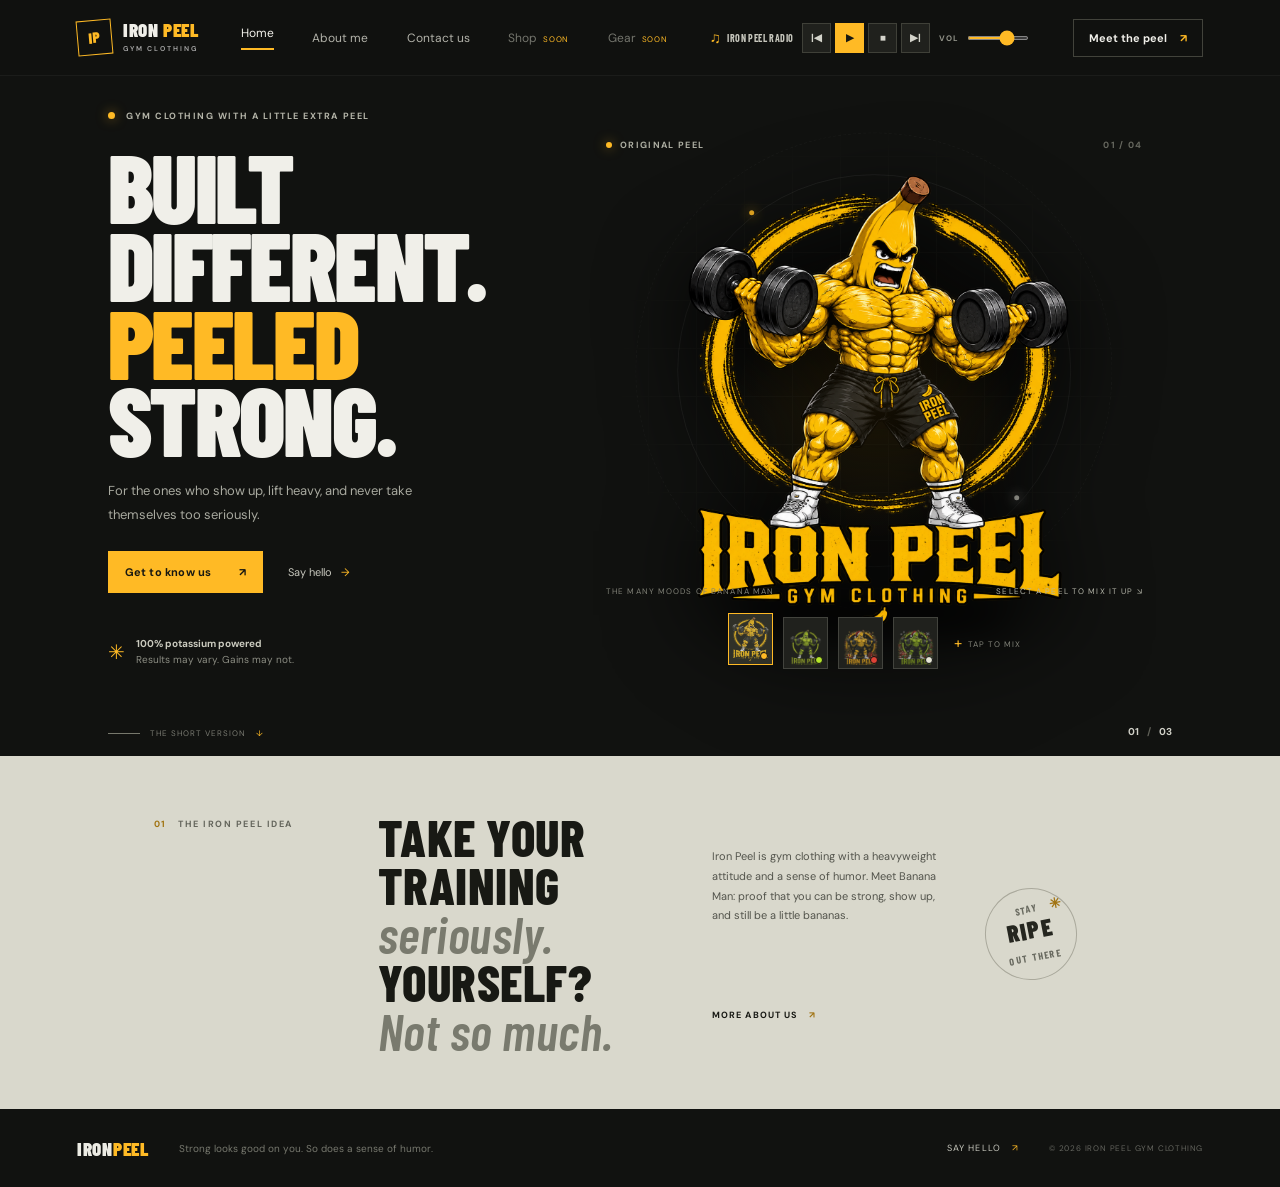
<file: index.html>
<!doctype html>
<html lang="en">
<head>
  <meta charset="utf-8">
  <meta name="viewport" content="width=device-width, initial-scale=1">
  <meta name="theme-color" content="#111210">
  <meta name="description" content="Iron Peel — gym gear for people who bring the peel." />
  <title>Iron Peel — Strong looks good on you.</title>
  <link rel="preconnect" href="https://fonts.googleapis.com">
  <link rel="preconnect" href="https://fonts.gstatic.com" crossorigin>
  <link href="https://fonts.googleapis.com/css2?family=Barlow+Condensed:wght@600;700;800;900&family=DM+Sans:wght@400;500;600;700&display=swap" rel="stylesheet">
  <link rel="stylesheet" href="css/style.css">
  <link rel="stylesheet" href="css/music.css">
  <script src="js/main.js" defer></script>
</head>
<body>
  <header class="site-header">
    <a class="wordmark" href="#home" aria-label="Iron Peel home"><span class="mark">IP</span><span>IRON<span class="gold">PEEL</span><small>GYM CLOTHING</small></span></a>
    <nav class="main-nav" aria-label="Main navigation">
      <a class="nav-link active" href="#home">Home</a>
      <a class="nav-link" href="#about">About me</a>
      <a class="nav-link" href="#contact">Contact us</a>
      <a class="nav-link future" href="shop.html">Shop <span>SOON</span></a>
      <a class="nav-link future" href="#gear">Gear <span>SOON</span></a>
    </nav>
    <div class="music-widget" id="music-widget" aria-label="Music player">
      <div class="music-current"><span class="music-note" aria-hidden="true">♫</span><span id="music-track">IRON PEEL RADIO</span></div>
      <div class="music-transport" role="group" aria-label="Playback controls">
        <button type="button" id="music-previous" aria-label="Previous track" title="Previous track">|◀</button>
        <button type="button" id="music-play" aria-label="Play music" title="Play">▶</button>
        <button type="button" id="music-stop" aria-label="Stop music" title="Stop">■</button>
        <button type="button" id="music-next" aria-label="Next track" title="Next track">▶|</button>
      </div>
      <label class="music-volume" for="music-volume"><span aria-hidden="true">VOL</span><input id="music-volume" type="range" min="0" max="1" step="0.01" value="0.7" aria-label="Volume"></label>
      <span class="music-status" id="music-status" aria-live="polite">Choose play to start.</span>
    </div>
    <a class="header-cta" href="#about">Meet the peel <span>↗</span></a>
    <button class="menu-toggle" aria-label="Open navigation" aria-expanded="false"><i></i><i></i></button>
  </header>

  <main id="home">
    <section class="hero" aria-labelledby="hero-title">
      <div class="hero-copy">
        <div class="eyebrow"><span class="pulse"></span> GYM CLOTHING WITH A LITTLE EXTRA PEEL</div>
        <h1 id="hero-title">BUILT<br>DIFFERENT.<br><span>PEELED</span> STRONG.</h1>
        <p class="intro">For the ones who show up, lift heavy, and never take themselves too seriously.</p>
        <div class="hero-actions"><a class="button button-primary" href="#about">Get to know us <span>↗</span></a><a class="text-link" href="#contact">Say hello <span>→</span></a></div>
        <div class="hero-note"><span class="note-icon">✳</span><span><strong>100% potassium powered</strong><br>Results may vary. Gains may not.</span></div>
      </div>

      <div class="stage" aria-label="Interactive Banana Man artwork">
        <div class="stage-grid"></div><div class="stage-glow"></div>
        <div class="orbit orbit-one"></div><div class="orbit orbit-two"></div>
        <div class="stage-label"><span class="live-dot"></span><span id="state-label">ORIGINAL PEEL</span><span class="label-index" id="state-index">01 / 04</span></div>
        <div class="art-frame" id="art-frame">
          <div class="art-halo"></div>
          <img id="banana-art" src="assets/Images/IMG_0046_x_background.png" alt="Banana Man, the Iron Peel mascot, lifting dumbbells" fetchpriority="high">
          <div class="art-shadow"></div>
          <div class="impact" aria-hidden="true">POW!</div>
        </div>
        <div class="stage-caption"><span>THE MANY MOODS OF BANANA MAN</span><span>SELECT A PEEL TO MIX IT UP ↘</span></div>
        <div class="variant-row" role="group" aria-label="Choose Banana Man color and style">
          <button class="variant selected" data-image="IMG_0046_x_background.png" data-name="Original peel" data-color="#ffba25" aria-label="Original gold Banana Man" aria-pressed="true"><img src="assets/Images/IMG_0046_x_background.png" alt=""><span class="variant-swatch gold-swatch"></span></button>
          <button class="variant" data-image="IMG_0050_x_background.png" data-name="Radioactive peel" data-color="#b5e62a" aria-label="Green Banana Man" aria-pressed="false"><img src="assets/Images/IMG_0050.PNG" alt=""><span class="variant-swatch lime-swatch"></span></button>
          <button class="variant" data-image="IMG_0051_x_background.png" data-name="Holiday peel" data-color="#ffba25" aria-label="Holiday Banana Man" aria-pressed="false"><img src="assets/Images/IMG_0051.PNG" alt=""><span class="variant-swatch red-swatch"></span></button>
          <button class="variant" data-image="IMG_0052.PNG" data-name="Winter peel" data-color="#b5e62a" aria-label="Green holiday Banana Man" aria-pressed="false"><img src="assets/Images/IMG_0052.PNG" alt=""><span class="variant-swatch ice-swatch"></span></button>
          <span class="mix-hint"><span>+</span> TAP TO MIX</span>
        </div>
      </div>
      <div class="scroll-cue"><span class="scroll-line"></span> THE SHORT VERSION <span>↓</span></div>
      <div class="hero-index">01 <span>/</span> 03</div>
    </section>

    <section class="about-strip" id="about">
      <div class="strip-kicker"><span>01</span> THE IRON PEEL IDEA</div>
      <div class="strip-content"><h2>TAKE YOUR<br>TRAINING <em>seriously.</em><br>YOURSELF? <em>Not so much.</em></h2><p>Iron Peel is gym clothing with a heavyweight attitude and a sense of humor. Meet Banana Man: proof that you can be strong, show up, and still be a little bananas.</p><a href="#contact" class="strip-link">MORE ABOUT US <span>↗</span></a></div>
      <div class="strip-stamp">STAY<br><span>RIPE</span><br>OUT THERE <b>✳</b></div>
    </section>
    <footer class="site-footer" id="contact"><a class="footer-brand" href="#home">IRON<span>PEEL</span></a><p>Strong looks good on you. So does a sense of humor.</p><a href="mailto:hello@ironpeel.com" class="footer-contact">SAY HELLO <span>↗</span></a><span class="copyright">© 2026 IRON PEEL GYM CLOTHING</span></footer>
  </main>
</body>
</html>
</file>
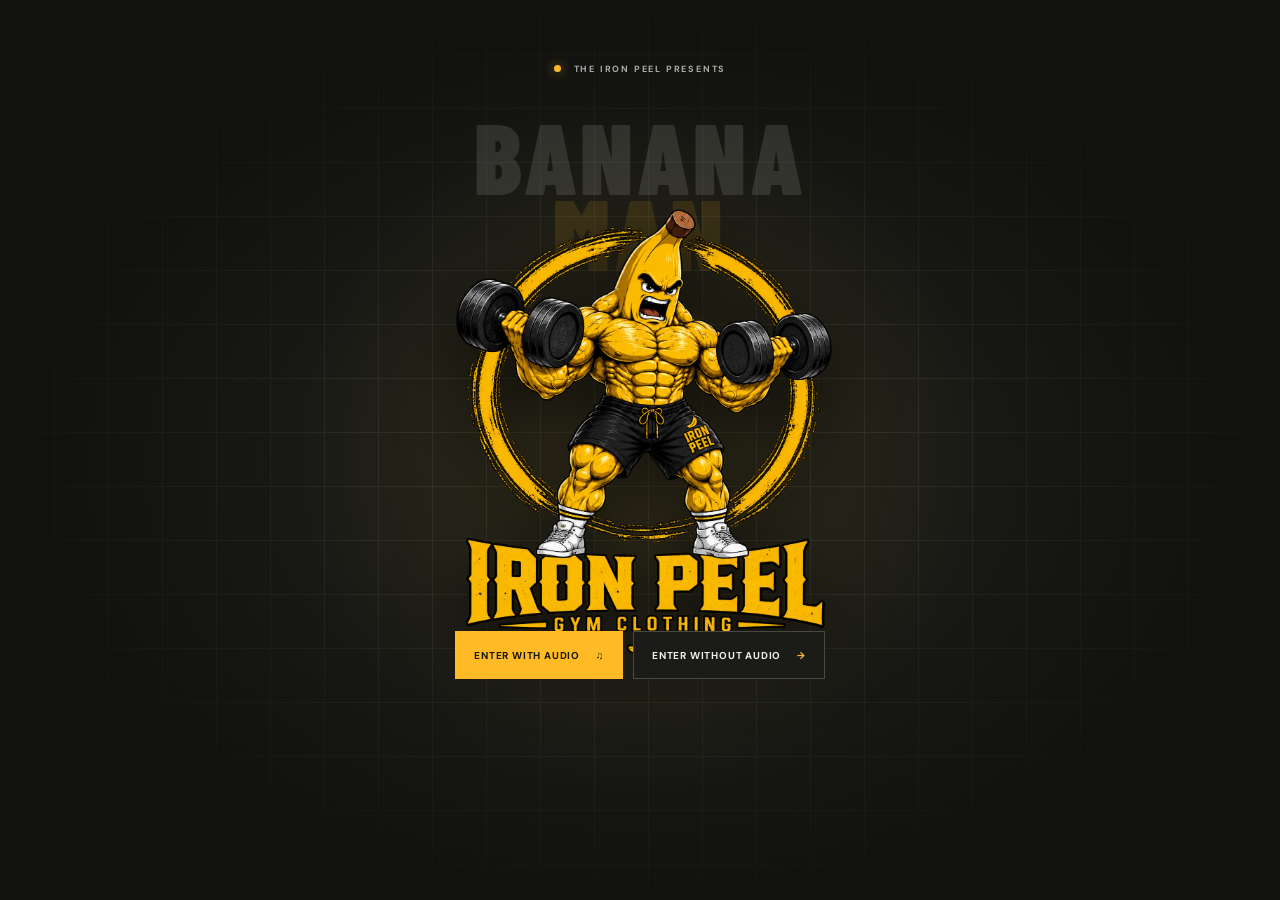
<file: index2.html>
<!doctype html>
<html lang="en">
<head>
  <meta charset="utf-8">
  <meta name="viewport" content="width=device-width, initial-scale=1">
  <meta name="theme-color" content="#111210">
  <meta name="description" content="Meet Banana Man. Choose your entrance.">
  <title>Banana Man — Entrance</title>
  <link rel="preconnect" href="https://fonts.googleapis.com">
  <link rel="preconnect" href="https://fonts.gstatic.com" crossorigin>
  <link href="https://fonts.googleapis.com/css2?family=Barlow+Condensed:wght@600;700;800;900&family=DM+Sans:wght@400;600;700&display=swap" rel="stylesheet">
  <link rel="stylesheet" href="css/entrance.css">
  <script src="js/entrance.js" defer></script>
</head>
<body>
  <main class="entrance" aria-labelledby="title">
    <div class="grid" aria-hidden="true"></div>
    <div class="glow" aria-hidden="true"></div>
    <p class="eyebrow"><span></span> THE IRON PEEL PRESENTS</p>
    <h1 id="title">BANANA<br><em>MAN</em></h1>

    <div class="mascot" aria-hidden="true">
      <img src="assets/Images/IMG_0046_x_background.png" alt="Original Banana Man">
    </div>

    <section class="gate" aria-label="Choose whether to play music">
      <p class="gate-prompt"></p>
      <div class="choices">
        <button class="choice choice-audio" id="with-audio" type="button">ENTER WITH AUDIO <span>♫</span></button>
        <button class="choice choice-silent" id="without-audio" type="button">ENTER WITHOUT AUDIO <span>→</span></button>
      </div>
    </section>
  </main>
</body>
</html>
</file>
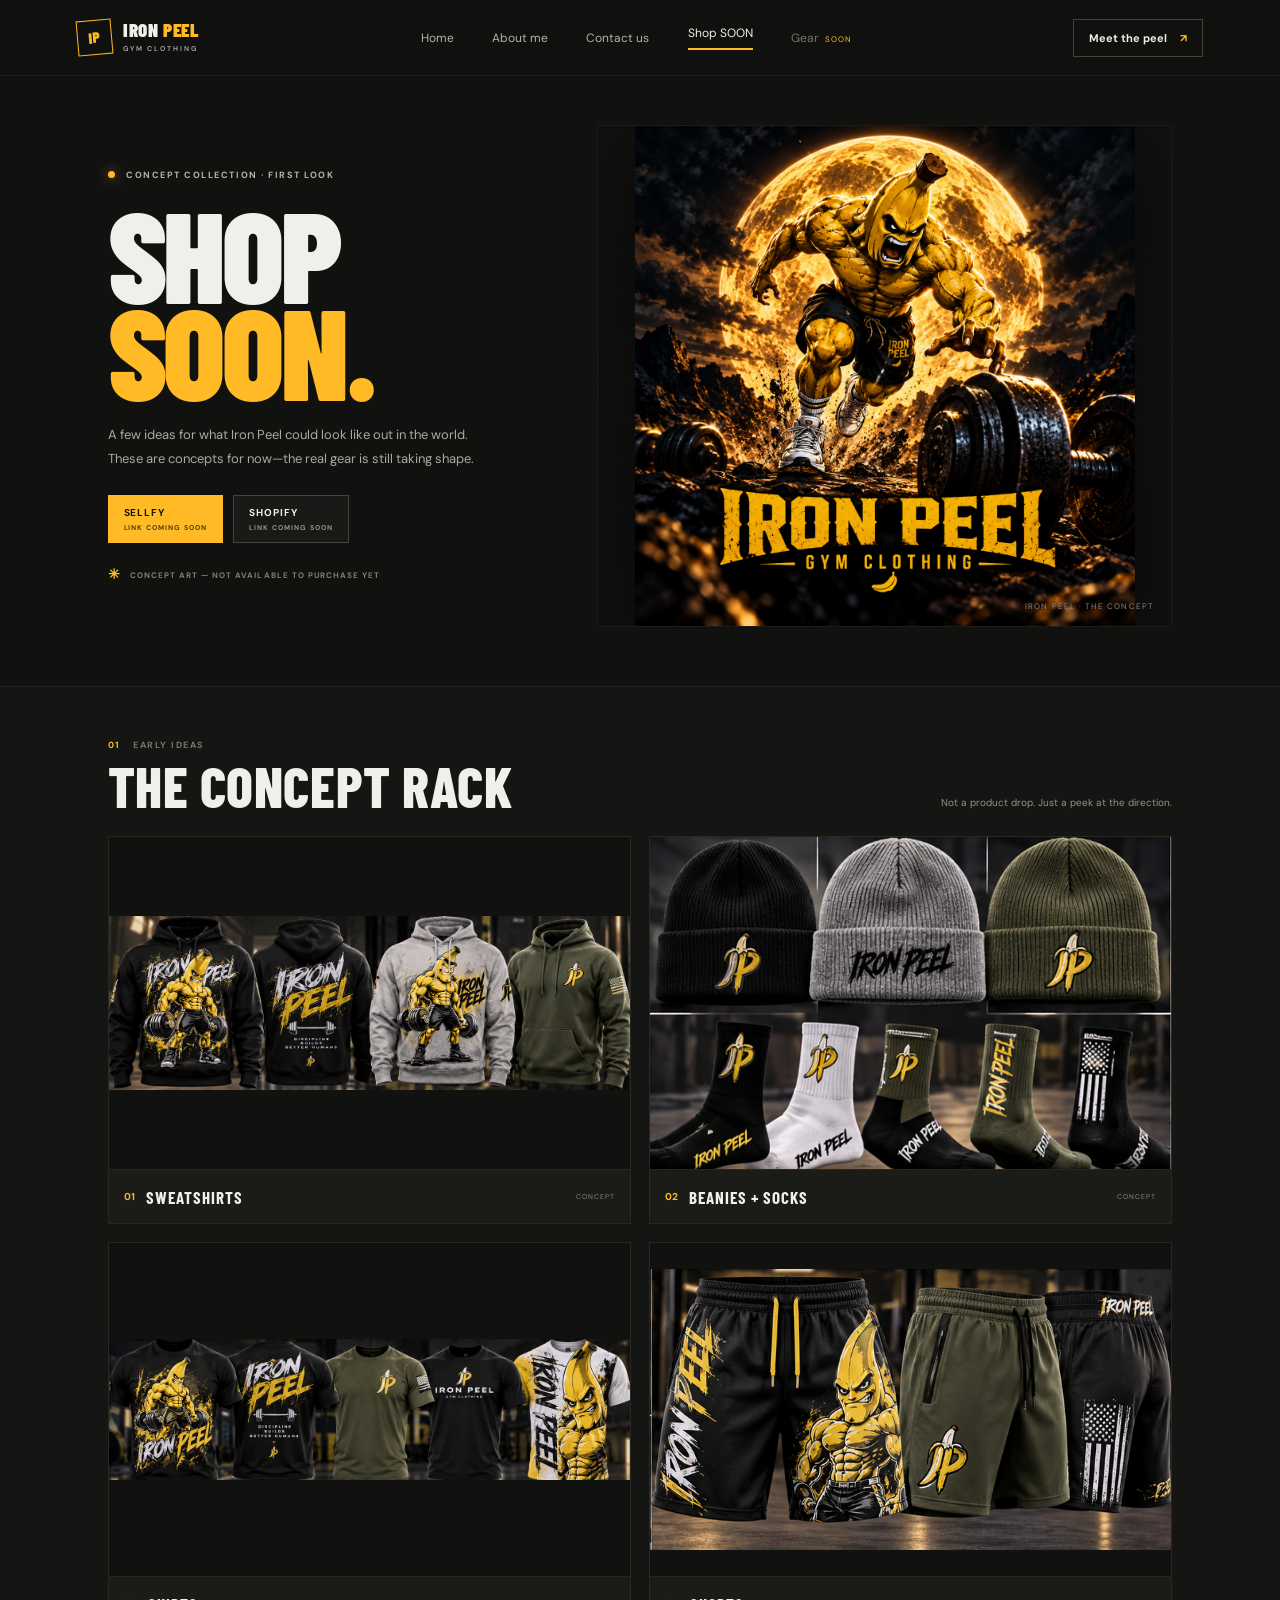
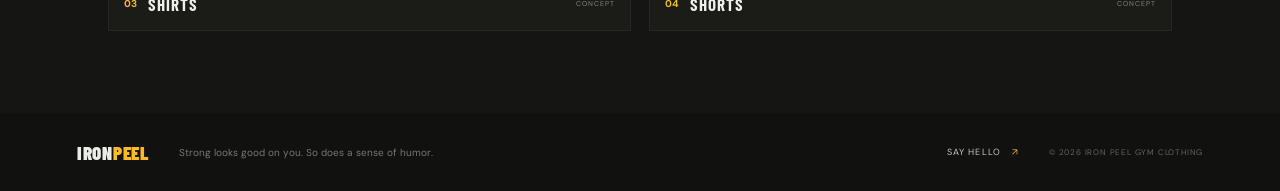
<file: shop.html>
<!doctype html>
<html lang="en">
<head>
  <meta charset="utf-8">
  <meta name="viewport" content="width=device-width, initial-scale=1">
  <meta name="theme-color" content="#111210">
  <meta name="description" content="A first look at Iron Peel concept apparel. Shop soon.">
  <title>Shop Soon — Iron Peel</title>
  <link rel="preconnect" href="https://fonts.googleapis.com">
  <link rel="preconnect" href="https://fonts.gstatic.com" crossorigin>
  <link href="https://fonts.googleapis.com/css2?family=Barlow+Condensed:wght@600;700;800;900&family=DM+Sans:wght@400;500;600;700&display=swap" rel="stylesheet">
  <link rel="stylesheet" href="css/style.css">
  <link rel="stylesheet" href="css/shop.css">
  <script src="js/main.js" defer></script>
</head>
<body>
  <header class="site-header">
    <a class="wordmark" href="index.html#home" aria-label="Iron Peel home"><span class="mark">IP</span><span>IRON<span class="gold">PEEL</span><small>GYM CLOTHING</small></span></a>
    <nav class="main-nav" aria-label="Main navigation">
      <a class="nav-link" href="index.html#home">Home</a>
      <a class="nav-link" href="index.html#about">About me</a>
      <a class="nav-link" href="index.html#contact">Contact us</a>
      <a class="nav-link active" href="shop.html" aria-current="page">Shop <span>SOON</span></a>
      <a class="nav-link future" href="#gear">Gear <span>SOON</span></a>
    </nav>
    <a class="header-cta" href="index.html#about">Meet the peel <span>↗</span></a>
    <button class="menu-toggle" aria-label="Open navigation" aria-expanded="false"><i></i><i></i></button>
  </header>

  <main class="shop-page">
    <section class="shop-hero" aria-labelledby="shop-title">
      <div class="shop-hero-copy">
        <p class="shop-kicker"><span class="pulse"></span> CONCEPT COLLECTION · FIRST LOOK</p>
        <h1 id="shop-title">SHOP<br><span>SOON.</span></h1>
        <p class="shop-intro">A few ideas for what Iron Peel could look like out in the world. These are concepts for now—the real gear is still taking shape.</p>
        <div class="store-actions" aria-label="Future storefront links">
          <!-- Replace each # with your storefront URL and remove aria-disabled when the store is ready. -->
          <a class="store-button store-button-primary" href="#" aria-disabled="true" data-store="sellfy">SELLFY <span>LINK COMING SOON</span></a>
          <a class="store-button" href="#" aria-disabled="true" data-store="shopify">SHOPIFY <span>LINK COMING SOON</span></a>
        </div>
        <p class="concept-note"><span>✳</span> CONCEPT ART — NOT AVAILABLE TO PURCHASE YET</p>
      </div>
      <div class="shop-logo-wrap">
        <div class="shop-logo-grid" aria-hidden="true"></div>
        <img class="shop-logo" src="assets/Images/concept_merch/concept_page%20logo.png" alt="Iron Peel Gym Clothing concept artwork featuring Banana Man">
        <span class="logo-caption">IRON PEEL · THE CONCEPT</span>
      </div>
    </section>

    <section class="concepts" aria-labelledby="concepts-title">
      <div class="concepts-heading">
        <div><p class="section-kicker"><span>01</span> EARLY IDEAS</p><h2 id="concepts-title">THE CONCEPT RACK</h2></div>
        <p>Not a product drop. Just a peek at the direction.</p>
      </div>
      <div class="concept-grid">
        <article class="concept-card concept-sweatshirts">
          <div class="concept-image"><img src="assets/Images/concept_merch/IMG_0046.png" alt="Concept Iron Peel hoodies in black, gray, and olive"></div>
          <div class="concept-meta"><span class="concept-number">01</span><h3>SWEATSHIRTS</h3><span class="concept-tag">CONCEPT</span></div>
        </article>
        <article class="concept-card">
          <div class="concept-image"><img src="assets/Images/concept_merch/IMG_beanies_socks.png" alt="Concept Iron Peel beanies and socks"></div>
          <div class="concept-meta"><span class="concept-number">02</span><h3>BEANIES + SOCKS</h3><span class="concept-tag">CONCEPT</span></div>
        </article>
        <article class="concept-card">
          <div class="concept-image"><img src="assets/Images/concept_merch/IMG_shirts.png" alt="Concept Iron Peel graphic and logo shirts"></div>
          <div class="concept-meta"><span class="concept-number">03</span><h3>SHIRTS</h3><span class="concept-tag">CONCEPT</span></div>
        </article>
        <article class="concept-card">
          <div class="concept-image"><img src="assets/Images/concept_merch/IMG_shorts.png" alt="Concept Iron Peel training shorts in black and olive"></div>
          <div class="concept-meta"><span class="concept-number">04</span><h3>SHORTS</h3><span class="concept-tag">CONCEPT</span></div>
        </article>
      </div>
    </section>
  </main>

  <footer class="shop-footer">
    <a class="footer-brand" href="index.html#home">IRON<span>PEEL</span></a>
    <p>Strong looks good on you. So does a sense of humor.</p>
    <a class="footer-contact" href="index.html#contact">SAY HELLO <span>↗</span></a>
    <span class="copyright">© 2026 IRON PEEL GYM CLOTHING</span>
  </footer>
  <script>
    document.querySelectorAll('.store-button[aria-disabled="true"]').forEach(link => {
      link.addEventListener('click', event => event.preventDefault());
    });
  </script>
</body>
</html>
</file>
<file: css/style.css>
:root{--bg:#111210;--panel:#191a17;--panel2:#20211d;--line:#34352f;--text:#f0efe9;--muted:#9a9a8f;--gold:#ffba25;--lime:#b5e62a;--display:'Barlow Condensed',Impact,sans-serif;--body:'DM Sans',Arial,sans-serif}*{box-sizing:border-box}html{scroll-behavior:smooth}body{margin:0;background:var(--bg);color:var(--text);font-family:var(--body);font-size:14px;overflow-x:hidden}a{color:inherit;text-decoration:none}.site-header{height:76px;padding:0 clamp(24px,6vw,92px);display:flex;align-items:center;justify-content:space-between;border-bottom:1px solid #ffffff0c;background:#111210f2;position:sticky;top:0;z-index:10;backdrop-filter:blur(16px)}.wordmark{display:flex;align-items:center;gap:11px;font-family:var(--display);font-size:19px;line-height:.85;font-weight:900;letter-spacing:.04em}.wordmark>span:last-child{display:grid;grid-template-columns:auto auto;gap:0 4px}.gold,.footer-brand span{color:var(--gold)}.wordmark small{grid-column:1/3;font:600 7px var(--body);letter-spacing:.27em;color:#aaa;margin-top:5px}.mark{width:35px;height:35px;border:1px solid var(--gold);color:var(--gold);display:grid;place-items:center;font-size:15px;transform:rotate(-5deg)}.main-nav{display:flex;align-items:center;gap:clamp(17px,3vw,42px)}.nav-link{font-size:12px;color:#b2b2a9;transition:color .2s;white-space:nowrap}.nav-link:hover,.nav-link.active{color:var(--text)}.nav-link.active:after{content:"";display:block;height:2px;background:var(--gold);margin-top:7px}.future{color:#74756d}.future span{font-size:8px;letter-spacing:.1em;color:var(--gold);margin-left:3px}.header-cta{font-size:11px;font-weight:700;padding:11px 15px;border:1px solid #42433b;transition:.2s}.header-cta:hover{border-color:var(--gold);color:var(--gold)}.header-cta span{color:var(--gold);margin-left:10px}.menu-toggle{display:none;background:none;border:0}.hero{min-height:min(740px,calc(100svh - 76px));height:680px;max-height:calc(100svh - 76px);min-height:600px;position:relative;display:grid;grid-template-columns:.88fr 1.12fr;align-items:center;padding:20px clamp(24px,8.4vw,128px) 50px;overflow:hidden}.hero-copy{position:relative;z-index:2;padding-bottom:24px}.eyebrow,.strip-kicker{font-size:9px;letter-spacing:.17em;font-weight:700;color:#b5b5a9}.pulse,.live-dot{display:inline-block;width:7px;height:7px;border-radius:50%;background:var(--gold);margin-right:8px;box-shadow:0 0 12px #ffba2590}.hero h1{font:900 clamp(61px,7.5vw,110px)/.81 var(--display);letter-spacing:-.025em;margin:25px 0 21px}.hero h1 span{color:var(--gold)}.intro{max-width:330px;color:#a8a99f;font-size:13px;line-height:1.8;margin:0 0 25px}.hero-actions{display:flex;align-items:center;gap:25px}.button{font-size:11px;font-weight:700;letter-spacing:.02em;padding:14px 17px;display:inline-flex;gap:27px;align-items:center}.button-primary{background:var(--gold);color:#171711;transition:transform .2s,background .2s}.button-primary:hover{transform:translateY(-3px);background:#ffd36a}.text-link{font-size:11px;color:#c7c7bd}.text-link span{color:var(--gold);margin-left:6px}.hero-note{display:flex;align-items:center;gap:11px;color:#8c8d83;font-size:10px;line-height:1.6;margin-top:43px}.hero-note strong{color:#cbcbbf;font-size:10px}.note-icon{color:var(--gold);font-size:20px}.stage{height:100%;min-height:500px;position:relative;display:flex;flex-direction:column;justify-content:center;align-items:center;isolation:isolate}.stage-grid{position:absolute;inset:2% 4% 8%;opacity:.17;background-image:linear-gradient(#77786a 1px,transparent 1px),linear-gradient(90deg,#77786a 1px,transparent 1px);background-size:48px 48px;mask-image:radial-gradient(ellipse,black,transparent 72%);z-index:-2}.stage-glow{position:absolute;width:60%;aspect-ratio:1;background:radial-gradient(circle,#ffba2515,transparent 68%);z-index:-1;transition:background .45s}.orbit{position:absolute;left:50%;top:45%;border:1px solid #ffffff10;transform:translate(-50%,-50%);border-radius:50%;width:min(66%,480px);aspect-ratio:1;z-index:-1}.orbit-two{width:min(80%,580px);border-style:dashed;opacity:.55;animation:spin 65s linear infinite}.orbit-one:after,.orbit-one:before{content:"";position:absolute;width:5px;height:5px;border-radius:50%;background:var(--gold);top:9%;left:18%;box-shadow:0 0 12px var(--gold)}.orbit-one:after{top:auto;left:auto;right:13%;bottom:17%;background:#d2d2c7;box-shadow:0 0 12px #fff}.stage-label{position:absolute;top:7%;left:5%;right:5%;display:flex;align-items:center;color:#adaea2;font:700 9px var(--body);letter-spacing:.15em}.live-dot{width:6px;height:6px;animation:blink 2s infinite}.label-index{margin-left:auto;color:#67685f}.art-frame{height:78%;width:min(73%,490px);position:relative;display:flex;justify-content:center;align-items:center;transition:transform .4s;filter:drop-shadow(0 20px 45px #000)}.art-frame img{position:relative;z-index:1;width:100%;height:100%;object-fit:contain;mix-blend-mode:screen;transition:opacity .2s,filter .4s;user-select:none}.art-halo{position:absolute;width:66%;aspect-ratio:1;border-radius:50%;background:radial-gradient(circle,#ffba2514,transparent 68%);transition:background .35s}.art-shadow{position:absolute;bottom:2%;left:18%;right:18%;height:5%;border-radius:50%;background:#000;filter:blur(17px)}.stage-caption{position:absolute;bottom:18%;left:5%;right:5%;display:flex;justify-content:space-between;font-size:8px;letter-spacing:.14em;color:#808177}.stage-caption span:last-child{color:#b2b3a7}.variant-row{position:absolute;bottom:6%;display:flex;align-items:center;gap:10px}.variant{height:52px;width:45px;border:1px solid #42433d;padding:3px;background:#20211d;position:relative;cursor:pointer;transition:transform .22s,border-color .22s,background .22s;overflow:hidden}.variant:hover{transform:translateY(-4px);border-color:var(--swatch)}.variant.selected{border:1px solid var(--swatch);background:#303128;transform:translateY(-4px)}.variant img{width:100%;height:100%;object-fit:cover;object-position:center 38%;mix-blend-mode:screen;opacity:.8}.variant-swatch{position:absolute;width:8px;height:8px;bottom:4px;right:4px;border-radius:50%;border:1px solid #111}.gold-swatch{background:#ffba25}.lime-swatch{background:#b5e62a}.red-swatch{background:#df4236}.ice-swatch{background:#e7e7d6}.mix-hint{margin-left:6px;font-size:8px;color:#818278;letter-spacing:.12em;white-space:nowrap}.mix-hint span{font-size:15px;color:var(--gold);vertical-align:-1px;margin-right:3px}.impact{position:absolute;z-index:3;top:32%;right:4%;font:900 28px var(--display);color:var(--gold);transform:rotate(12deg) scale(.4);opacity:0;-webkit-text-stroke:1px #171711;text-shadow:3px 3px #f4eee0;pointer-events:none}.art-frame.bump .impact{animation:impact .65s ease-out}.art-frame.bump{animation:bump .55s ease-in-out}.stage[data-tone="lime"] .stage-glow{background:radial-gradient(circle,#b5e62a1c,transparent 68%)}.stage[data-tone="lime"] .art-halo{background:radial-gradient(circle,#b5e62a20,transparent 68%)}.stage[data-tone="lime"] .live-dot{background:var(--lime);box-shadow:0 0 12px #b5e62a90}.stage[data-tone="lime"] .orbit-one:after,.stage[data-tone="lime"] .orbit-one:before{background:var(--lime);box-shadow:0 0 12px var(--lime)}.scroll-cue{position:absolute;bottom:18px;left:clamp(24px,8.4vw,128px);display:flex;align-items:center;gap:10px;font-size:8px;color:#797a71;letter-spacing:.13em}.scroll-cue>span:last-child{color:var(--gold)}.scroll-line{height:1px;width:32px;background:#77786c}.hero-index{position:absolute;bottom:18px;right:clamp(24px,8.4vw,128px);font:700 10px var(--body);color:#d1d1c8}.hero-index span{color:#606158;padding:0 6px}.about-strip{background:#d9d8cc;color:#181914;padding:57px clamp(24px,12vw,180px) 54px;display:grid;grid-template-columns:.65fr 2fr .5fr;gap:40px;align-items:center;min-height:280px}.strip-kicker{color:#64655c;align-self:start;padding-top:5px}.strip-kicker span{color:#a17311;margin-right:8px}.strip-content{display:grid;grid-template-columns:1.1fr .9fr;column-gap:50px;align-items:center}.strip-content h2{font:800 clamp(30px,4vw,51px)/.95 var(--display);letter-spacing:.01em;margin:0;grid-row:span 2}.strip-content h2 em{font-weight:600;color:#797a6e}.strip-content p{font-size:11px;line-height:1.8;color:#53544c;max-width:300px;margin:0}.strip-link{font-size:9px;letter-spacing:.12em;font-weight:700;margin-top:15px}.strip-link span{color:#a17311;margin-left:8px}.strip-stamp{font:700 10px/.95 var(--display);letter-spacing:.14em;border:1px solid #aaa99c;border-radius:50%;width:92px;height:92px;display:flex;flex-direction:column;align-items:center;justify-content:center;transform:rotate(-11deg);text-align:center;color:#68695f}.strip-stamp span{font:900 24px var(--display);color:#25261f}.strip-stamp b{position:absolute;right:8px;top:12px;color:#a17311;font-size:14px}.site-footer{min-height:78px;padding:18px clamp(24px,6vw,92px);display:flex;align-items:center;gap:30px;color:#77786e}.footer-brand{font:900 19px var(--display);color:#ecebe4;letter-spacing:.04em}.site-footer p{font-size:10px;margin-right:auto}.footer-contact{font-size:9px;letter-spacing:.12em;color:#c7c7bd}.footer-contact span{color:var(--gold);margin-left:8px}.copyright{font-size:8px;letter-spacing:.1em;color:#64655e}.variant:focus-visible,.button:focus-visible,a:focus-visible{outline:2px solid var(--gold);outline-offset:4px}@keyframes spin{to{transform:translate(-50%,-50%) rotate(360deg)}}@keyframes blink{50%{opacity:.35}}@keyframes bump{0%,100%{transform:translateY(0) scale(1)}35%{transform:translateY(-9px) scale(1.025)}68%{transform:translateY(3px) scale(.99)}}@keyframes impact{0%{opacity:0;transform:rotate(12deg) scale(.3)}35%{opacity:1;transform:rotate(12deg) scale(1.2)}75%{opacity:1;transform:rotate(12deg) scale(1)}100%{opacity:0;transform:rotate(12deg) scale(.8)}}
@media(min-width:1500px){.hero{padding-left:max(128px,calc((100vw - 1320px)/2));padding-right:max(128px,calc((100vw - 1320px)/2))}}@media(max-width:900px){.site-header{padding-inline:24px}.main-nav{gap:16px}.header-cta{display:none}.hero{padding-inline:5vw;grid-template-columns:.9fr 1.1fr}.hero h1{font-size:clamp(58px,9vw,84px)}.stage{min-height:470px}.about-strip{padding-inline:7vw;grid-template-columns:.4fr 2fr}.strip-stamp{display:none}}@media(max-width:650px){.site-header{height:66px;padding-inline:19px}.menu-toggle{display:grid;gap:5px;padding:10px}.menu-toggle i{width:20px;height:1px;background:#eee}.main-nav{display:none;position:absolute;top:65px;left:0;right:0;background:#171815;border-bottom:1px solid var(--line);padding:20px;flex-direction:column;align-items:flex-start;gap:18px}.main-nav.open{display:flex}.nav-link.active:after{margin-top:4px}.hero{height:auto;max-height:none;min-height:0;padding:56px 22px 65px;display:flex;flex-direction:column;align-items:stretch}.hero-copy{padding-bottom:0}.hero h1{font-size:clamp(67px,17vw,100px);margin:22px 0 18px}.intro{max-width:340px}.hero-note{margin-top:24px}.stage{margin-top:18px;height:500px;min-height:0}.art-frame{height:75%;width:min(77%,380px)}.stage-label{top:4%;left:3%;right:3%}.stage-caption{bottom:18%;left:3%;right:3%;font-size:7px}.variant-row{bottom:6%}.variant{width:42px;height:49px}.scroll-cue{left:22px;bottom:20px}.hero-index{right:22px;bottom:20px}.about-strip{display:block;padding:43px 24px}.strip-content{display:grid;grid-template-columns:1fr;gap:18px;margin-top:25px}.strip-content h2{grid-row:auto;font-size:42px}.strip-content p{font-size:12px}.strip-link{margin-top:0}.site-footer{padding:24px;display:grid;grid-template-columns:1fr auto;gap:8px 15px}.footer-brand{grid-row:span 2}.site-footer p{margin:0;grid-column:2;font-size:9px}.footer-contact{grid-column:2}.copyright{grid-column:1/3;margin-top:14px}}@media(prefers-reduced-motion:reduce){*,*::before,*::after{scroll-behavior:auto!important;animation-duration:.01ms!important;animation-iteration-count:1!important;transition-duration:.01ms!important}}
</file>
<file: css/music.css>
.music-widget{display:flex;align-items:center;gap:9px;min-width:0;z-index:12}.music-current{display:flex;align-items:center;gap:6px;max-width:112px;min-width:70px;color:#c7c7bd;font:700 10px var(--display);letter-spacing:.04em;white-space:nowrap;overflow:hidden}.music-current #music-track{overflow:hidden;text-overflow:ellipsis}.music-note{color:var(--gold);font:700 15px var(--body)}.music-transport{display:flex;align-items:center;gap:4px}.music-transport button{width:29px;height:30px;padding:0;border:1px solid #3f4038;background:#20211d;color:#d4d4cb;font:700 10px var(--body);cursor:pointer;transition:border-color .18s,color .18s,background .18s}.music-transport button:hover{border-color:var(--gold);color:var(--gold)}.music-transport #music-play{background:var(--gold);border-color:var(--gold);color:#171711}.music-transport #music-play:hover{background:#ffd36a}.music-volume{display:flex;align-items:center;gap:6px;color:#929389;font-size:8px;font-weight:700;letter-spacing:.12em}.music-volume input{width:62px;height:4px;accent-color:var(--gold);cursor:pointer}.music-status{position:absolute;width:1px;height:1px;overflow:hidden;clip:rect(0,0,0,0);white-space:nowrap;clip-path:inset(50%)}.music-widget button:focus-visible,.music-volume input:focus-visible{outline:2px solid var(--gold);outline-offset:3px}
@media(max-width:1100px){.music-current{display:none}.music-volume input{width:46px}}
@media(max-width:900px){.music-widget{gap:5px}.music-volume{gap:4px}}
@media(max-width:650px){.site-header{height:auto;min-height:66px;flex-wrap:wrap;padding-block:8px}.music-widget{order:3;flex:1 0 100%;justify-content:space-between;margin:8px 0 1px;padding-top:8px;border-top:1px solid #ffffff0d}.music-current{display:flex;max-width:120px}.music-volume input{width:min(28vw,100px)}.main-nav{top:65px}}
</file>
<file: css/entrance.css>
:root{color-scheme:dark;--bg:#111210;--text:#f0efe9;--muted:#999a90;--gold:#ffba25;--line:#3b3c35;--display:'Barlow Condensed',Impact,sans-serif;--body:'DM Sans',Arial,sans-serif}*{box-sizing:border-box}html,body{min-height:100%;margin:0}body{background:var(--bg);color:var(--text);font-family:var(--body);overflow:hidden}.entrance{position:relative;isolation:isolate;min-height:100svh;display:grid;place-items:center;overflow:hidden;background:radial-gradient(ellipse at 50% 52%,#22231d 0%,var(--bg) 66%)}.grid{position:absolute;inset:0;z-index:-2;background-image:linear-gradient(#77786a 1px,transparent 1px),linear-gradient(90deg,#77786a 1px,transparent 1px);background-size:54px 54px;opacity:.19;mask-image:radial-gradient(ellipse at center,#000 20%,transparent 78%)}.glow{position:absolute;z-index:-1;width:min(70vw,720px);aspect-ratio:1;border-radius:50%;background:radial-gradient(circle,#ffba251c,transparent 68%);top:50%;left:50%;transform:translate(-50%,-50%)}.eyebrow{position:absolute;top:clamp(28px,7vh,64px);margin:0;color:#adaea2;font-size:9px;font-weight:700;letter-spacing:.2em}.eyebrow span{display:inline-block;width:7px;height:7px;border-radius:50%;background:var(--gold);margin-right:9px;box-shadow:0 0 12px #ffba2590}h1{position:absolute;z-index:0;top:13%;margin:0;text-align:center;font:900 clamp(48px,8vw,100px)/.76 var(--display);letter-spacing:.035em;color:#f0efe9;opacity:.12;pointer-events:none}h1 em{color:var(--gold);font-style:normal}.mascot{position:absolute;width:min(52vw,430px);height:min(64vh,520px);left:50%;top:48%;transform:translate(-50%,-50%);display:grid;place-items:center;z-index:1;animation:mascot-entrance 3.2s cubic-bezier(.2,.72,.2,1) both;pointer-events:none}.mascot img{display:block;width:100%;height:100%;object-fit:contain;filter:drop-shadow(0 24px 34px #0009);user-select:none}.gate{position:absolute;z-index:2;top:72%;left:50%;width:min(92vw,520px);transform:translate(-50%,-50%);text-align:center;animation:gate-appear .7s 2.8s both}.gate-prompt{margin:0 0 14px;color:var(--muted);font-size:9px;letter-spacing:.19em;font-weight:700}.choices{display:flex;justify-content:center;gap:10px}.choice,.enter-link{min-height:48px;padding:0 18px;border:1px solid #484940;background:#1b1c18;color:var(--text);font:700 10px var(--body);letter-spacing:.08em;cursor:pointer;transition:transform .2s,border-color .2s,background .2s}.choice:hover,.enter-link:hover{transform:translateY(-2px);border-color:var(--gold)}.choice-audio{background:var(--gold);border-color:var(--gold);color:#171711}.choice-audio:hover{background:#ffd36a}.choice span,.enter-link span{margin-left:13px;color:var(--gold)}.choice-audio span{color:#171711}.enter-link{display:inline-flex;align-items:center;justify-content:center;background:var(--gold);color:#171711;text-decoration:none;min-width:180px}.enter-link span{color:#171711}.gate.chosen .choices,.gate.chosen .gate-prompt{display:none}.gate.chosen .enter-link:not([hidden]){display:inline-flex}.music-note{min-height:14px;margin:10px 0 0;color:#8f9086;font-size:9px}button:focus-visible,a:focus-visible{outline:2px solid var(--gold);outline-offset:4px}@keyframes mascot-entrance{0%{left:7%;top:54%;width:min(15vw,120px);height:min(23vh,180px);transform:translate(-50%,-50%)}42%{left:84%;top:51%;width:min(62vw,560px);height:min(77vh,620px);transform:translate(-50%,-50%)}72%{left:50%;top:48%;width:min(52vw,430px);height:min(64vh,520px);transform:translate(-50%,-50%)}100%{left:50%;top:48%;width:min(52vw,430px);height:min(64vh,520px);transform:translate(-50%,-50%)}}@keyframes gate-appear{from{opacity:0;transform:translate(-50%,-42%)}to{opacity:1;transform:translate(-50%,-50%)}}@media(max-width:600px){.mascot{width:min(76vw,380px);height:min(52vh,440px);top:47%}.gate{top:74%}.choices{align-items:stretch;flex-direction:column;margin:auto;width:min(85vw,320px)}.choice{min-height:46px}h1{top:18%}.eyebrow{top:28px}}@media(max-height:560px){.mascot{height:48vh}.gate{top:78%}.eyebrow{top:18px}.gate-prompt{margin-bottom:7px}.choice{min-height:40px}}
</file>
<file: css/shop.css>
.shop-page{min-height:calc(100svh - 76px)}.shop-hero{min-height:610px;max-width:1440px;margin:0 auto;padding:44px clamp(24px,8.4vw,128px) 54px;display:grid;grid-template-columns:.85fr 1.15fr;align-items:center;gap:clamp(20px,5vw,76px);overflow:hidden}.shop-hero-copy{position:relative;z-index:1}.shop-kicker,.section-kicker{font-size:9px;letter-spacing:.17em;font-weight:700;color:#b5b5a9}.shop-kicker{margin:0 0 24px}.shop-kicker .pulse{margin-right:8px}.shop-hero h1{font:900 clamp(76px,10vw,138px)/.76 var(--display);letter-spacing:-.025em;margin:0 0 24px}.shop-hero h1 span{color:var(--gold)}.shop-intro{max-width:380px;color:#a8a99f;font-size:13px;line-height:1.85;margin:0 0 24px}.store-actions{display:flex;flex-wrap:wrap;gap:10px}.store-button{min-height:48px;padding:0 15px;border:1px solid #42433b;background:#191a17;display:inline-flex;flex-direction:column;justify-content:center;gap:4px;font-size:10px;font-weight:700;letter-spacing:.09em;transition:transform .2s,border-color .2s,background .2s}.store-button:hover{transform:translateY(-2px);border-color:#77786a}.store-button span{font-size:7px;letter-spacing:.14em;color:#929389}.store-button-primary{background:var(--gold);border-color:var(--gold);color:#171711}.store-button-primary span{color:#51400f}.store-button[aria-disabled="true"]{cursor:default}.store-button[aria-disabled="true"]:hover{transform:none}.concept-note{margin:22px 0 0;color:#7f8077;font-size:8px;font-weight:700;letter-spacing:.13em}.concept-note span{color:var(--gold);font-size:14px;vertical-align:-1px;margin-right:6px}.shop-logo-wrap{position:relative;isolation:isolate;display:grid;place-items:center;min-height:460px;overflow:hidden;background:radial-gradient(ellipse at center,#ffba2511,transparent 68%);border:1px solid #ffffff0b}.shop-logo-grid{position:absolute;inset:0;z-index:-1;opacity:.22;background-image:linear-gradient(#77786a 1px,transparent 1px),linear-gradient(90deg,#77786a 1px,transparent 1px);background-size:42px 42px;mask-image:radial-gradient(ellipse,black,transparent 78%)}.shop-logo{display:block;width:100%;max-height:500px;object-fit:contain;filter:drop-shadow(0 24px 40px #0009)}.logo-caption{position:absolute;right:17px;bottom:15px;color:#85867b;font-size:8px;letter-spacing:.15em}.concepts{padding:52px clamp(24px,8.4vw,128px) 82px;border-top:1px solid #ffffff0c;background:#151613}.concepts-heading{display:flex;align-items:end;justify-content:space-between;gap:24px;max-width:1184px;margin:0 auto 24px}.section-kicker{margin:0 0 9px;color:#77786f}.section-kicker span{color:var(--gold);margin-right:9px}.concepts-heading h2{font:800 clamp(32px,4.6vw,56px)/.92 var(--display);letter-spacing:.01em;margin:0}.concepts-heading>p{margin:0 0 3px;color:#929389;font-size:10px}.concept-grid{max-width:1184px;margin:0 auto;display:grid;grid-template-columns:repeat(2,minmax(0,1fr));gap:18px}.concept-card{min-width:0;border:1px solid #ffffff0d;background:#1b1c18;transition:border-color .2s,transform .2s}.concept-card:hover{border-color:#5a5140;transform:translateY(-3px)}.concept-image{height:clamp(190px,26vw,340px);display:grid;place-items:center;overflow:hidden;background:#111210}.concept-image img{width:100%;height:100%;object-fit:contain;display:block}.concept-meta{min-height:54px;padding:0 15px;display:flex;align-items:center;gap:11px;border-top:1px solid #ffffff0c}.concept-number{font:700 10px var(--body);color:var(--gold)}.concept-meta h3{margin:0;font:700 17px var(--display);letter-spacing:.06em}.concept-tag{margin-left:auto;color:#85867b;font-size:7px;letter-spacing:.15em}.shop-footer{min-height:78px;padding:18px clamp(24px,6vw,92px);display:flex;align-items:center;gap:30px;color:#77786e}.shop-footer .footer-brand{font:900 19px var(--display);color:#ecebe4;letter-spacing:.04em}.shop-footer .footer-brand span{color:var(--gold)}.shop-footer p{font-size:10px;margin-right:auto}.shop-footer .footer-contact{font-size:9px;letter-spacing:.12em;color:#c7c7bd}.shop-footer .footer-contact span{color:var(--gold);margin-left:8px}.shop-footer .copyright{font-size:8px;letter-spacing:.1em;color:#64655e}
@media(max-width:900px){.shop-hero{grid-template-columns:.9fr 1.1fr;padding-inline:5vw;gap:24px}.shop-logo-wrap{min-height:380px}.concepts{padding-inline:5vw}}
@media(max-width:650px){.shop-page{min-height:0}.shop-hero{min-height:0;padding:48px 22px 42px;grid-template-columns:1fr;gap:30px}.shop-hero h1{font-size:clamp(76px,18vw,108px)}.shop-intro{font-size:12px}.shop-logo-wrap{min-height:300px}.concepts{padding:40px 22px 55px}.concepts-heading{align-items:start;flex-direction:column;gap:10px;margin-bottom:18px}.concept-grid{grid-template-columns:1fr;gap:13px}.concept-image{height:clamp(210px,62vw,330px)}.concept-meta h3{font-size:16px}.shop-footer{padding:24px;display:grid;grid-template-columns:1fr auto;gap:8px 15px}.shop-footer .footer-brand{grid-row:span 2}.shop-footer p{margin:0;grid-column:2;font-size:9px}.shop-footer .footer-contact{grid-column:2}.shop-footer .copyright{grid-column:1/3;margin-top:14px}}
</file>
